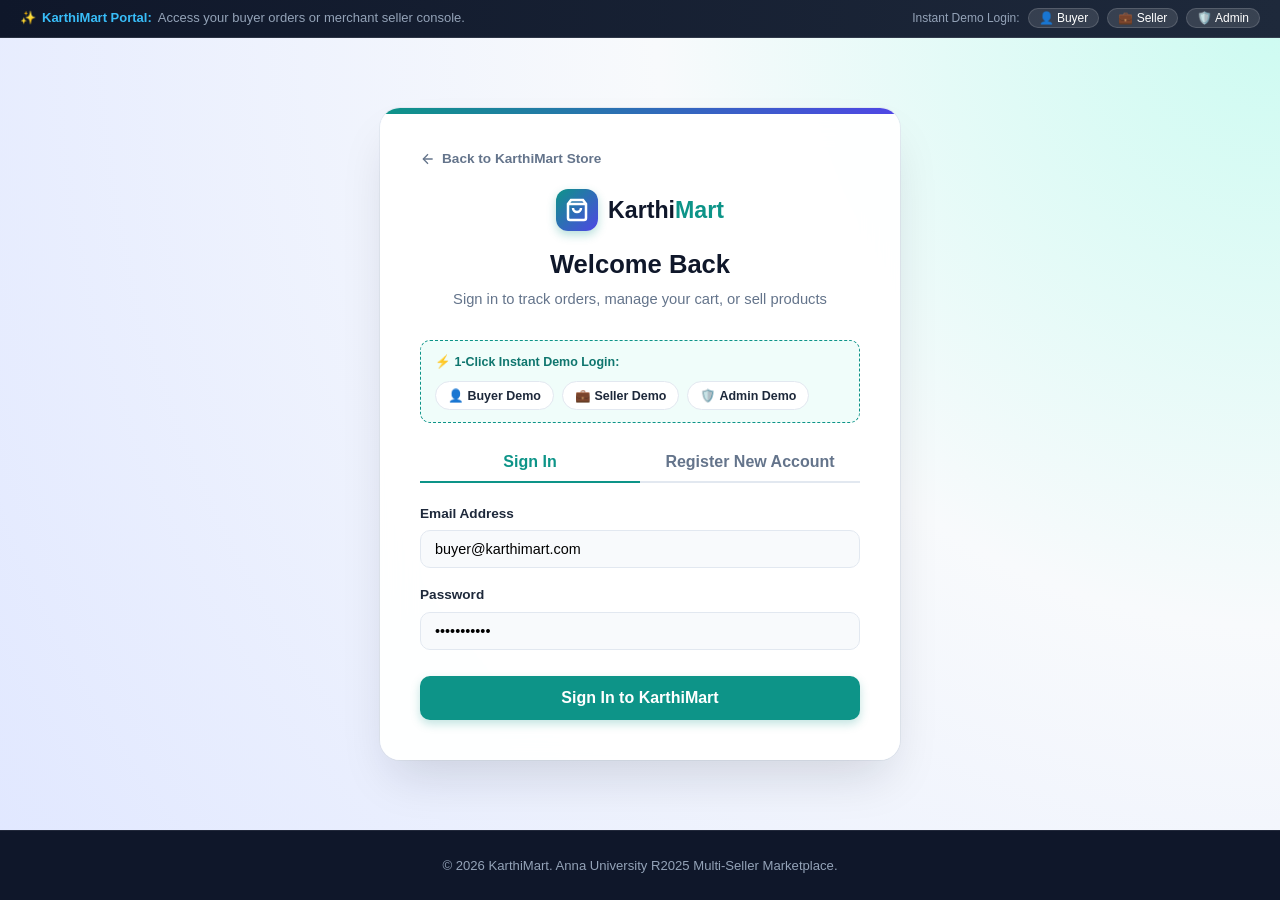
<file: login.html>
<!DOCTYPE html>
<html lang="en">
<head>
  <meta charset="UTF-8" />
  <meta name="viewport" content="width=device-width, initial-scale=1.0" />
  <title>Sign In & Register — KarthiMart</title>
  <meta name="description" content="Sign in or register your buyer or merchant account on KarthiMart." />
  
  <!-- Modern Google Fonts -->
  <link rel="preconnect" href="https://fonts.googleapis.com" />
  <link rel="preconnect" href="https://fonts.gstatic.com" crossorigin />
  <link href="https://fonts.googleapis.com/css2?family=Plus+Jakarta+Sans:wght@400;500;600;700;800&display=swap" rel="stylesheet" />
  
  <link rel="stylesheet" href="css/style.css" />
  <style>
    body {
      min-height: 100vh;
      display: flex;
      flex-direction: column;
      background: radial-gradient(circle at top right, #ccfbf1 0%, #f8fafc 40%, #e0e7ff 100%);
    }

    .login-page-container {
      flex: 1;
      display: flex;
      align-items: center;
      justify-content: center;
      padding: 40px 20px;
    }

    .login-card-wrapper {
      width: 100%;
      max-width: 520px;
      background: rgba(255, 255, 255, 0.95);
      backdrop-filter: blur(16px);
      -webkit-backdrop-filter: blur(16px);
      border-radius: 20px;
      box-shadow: 0 25px 50px -12px rgba(15, 23, 42, 0.15), 0 0 0 1px rgba(226, 232, 240, 0.8);
      padding: 40px;
      position: relative;
      overflow: hidden;
    }

    .login-card-wrapper::before {
      content: "";
      position: absolute;
      top: 0;
      left: 0;
      right: 0;
      height: 6px;
      background: linear-gradient(90deg, var(--primary) 0%, var(--secondary) 100%);
    }

    .login-header {
      text-align: center;
      margin-bottom: 28px;
    }

    .login-brand-logo {
      display: inline-flex;
      align-items: center;
      gap: 10px;
      margin-bottom: 16px;
      text-decoration: none;
    }

    .login-title {
      font-size: 1.6rem;
      font-weight: 800;
      color: var(--dark);
      letter-spacing: normal;
      line-height: 1.35;
    }

    .login-subtitle {
      color: var(--text-muted);
      font-size: 0.92rem;
      margin-top: 6px;
    }

    .back-home-link {
      display: inline-flex;
      align-items: center;
      gap: 6px;
      font-size: 0.85rem;
      color: var(--text-muted);
      font-weight: 600;
      margin-bottom: 20px;
      transition: var(--transition);
    }

    .back-home-link:hover {
      color: var(--primary);
    }
  </style>
</head>
<body>

  <!-- Top Announcement Bar -->
  <div class="announcement-bar">
    <div class="container">
      <div class="announcement-pills">
        <span class="announcement-pill">
          ✨ <strong>KarthiMart Portal:</strong> Access your buyer orders or merchant seller console.
        </span>
      </div>
      <div class="demo-role-quick-nav">
        <span>Instant Demo Login:</span>
        <button class="demo-link-btn" onclick="quickLogin('BUYER')">👤 Buyer</button>
        <button class="demo-link-btn" onclick="quickLogin('SELLER')">💼 Seller</button>
        <button class="demo-link-btn" onclick="quickLogin('ADMIN')">🛡️ Admin</button>
      </div>
    </div>
  </div>

  <div class="login-page-container">
    <div class="login-card-wrapper">
      <a href="index.html" class="back-home-link">
        <svg viewBox="0 0 24 24" fill="none" stroke="currentColor" stroke-width="2" style="width: 16px; height: 16px;">
          <line x1="19" y1="12" x2="5" y2="12"></line>
          <polyline points="12 19 5 12 12 5"></polyline>
        </svg>
        Back to KarthiMart Store
      </a>

      <div class="login-header">
        <a href="index.html" class="login-brand-logo">
          <div class="brand-icon-box">
            <svg viewBox="0 0 24 24" fill="none" stroke="currentColor" stroke-width="2.5">
              <path d="M6 2L3 6v14a2 2 0 0 0 2 2h14a2 2 0 0 0 2-2V6l-3-4z"></path>
              <line x1="3" y1="6" x2="21" y2="6"></line>
              <path d="M16 10a4 4 0 0 1-8 0"></path>
            </svg>
          </div>
          <h1 class="brand-title">Karthi<span>Mart</span></h1>
        </a>
        <h2 class="login-title" id="page-title">Welcome Back</h2>
        <p class="login-subtitle" id="page-subtitle">Sign in to track orders, manage your cart, or sell products</p>
      </div>

      <!-- 1-Click Demo Accounts Switcher -->
      <div class="demo-accounts-box">
        <span class="demo-box-label">⚡ 1-Click Instant Demo Login:</span>
        <div class="demo-btn-group">
          <button type="button" class="btn btn-sm btn-outline demo-pill" onclick="quickLogin('BUYER')">
            👤 Buyer Demo
          </button>
          <button type="button" class="btn btn-sm btn-outline demo-pill" onclick="quickLogin('SELLER')">
            💼 Seller Demo
          </button>
          <button type="button" class="btn btn-sm btn-outline demo-pill" onclick="quickLogin('ADMIN')">
            🛡️ Admin Demo
          </button>
        </div>
      </div>

      <!-- Auth Switcher Tabs -->
      <div class="auth-tabs">
        <button class="auth-tab-btn active" id="tab-btn-login" onclick="switchTab('login')">Sign In</button>
        <button class="auth-tab-btn" id="tab-btn-register" onclick="switchTab('register')">Register New Account</button>
      </div>

      <!-- Login Form -->
      <form id="login-page-form" onsubmit="handleLoginPageSubmit(event)">
        <div class="form-group">
          <label>Email Address</label>
          <input type="email" id="login-email-input" required placeholder="buyer@karthimart.com" value="buyer@karthimart.com" />
        </div>
        <div class="form-group">
          <label>Password</label>
          <input type="password" id="login-password-input" required placeholder="••••••••" value="password123" />
        </div>
        <button type="submit" class="btn btn-primary btn-block btn-lg" style="margin-top: 10px;">
          Sign In to KarthiMart
        </button>
      </form>

      <!-- Register Form -->
      <form id="register-page-form" style="display: none;" onsubmit="handleRegisterPageSubmit(event)">
        <div class="form-group">
          <label>Choose Account Role *</label>
          <div class="role-selector-radios">
            <label class="role-radio-label">
              <input type="radio" name="page-reg-role" value="BUYER" checked />
              <span>🛍️ Buyer (Shop & Order)</span>
            </label>
            <label class="role-radio-label">
              <input type="radio" name="page-reg-role" value="SELLER" />
              <span>💼 Seller (List Products)</span>
            </label>
          </div>
        </div>

        <div class="form-group">
          <label>Full Name / Store Name *</label>
          <input type="text" id="reg-name-input" required placeholder="e.g. Arun Kumar or Kumar Retail" />
        </div>

        <div class="form-group">
          <label>Email Address *</label>
          <input type="email" id="reg-email-input" required placeholder="arun@example.com" />
        </div>

        <div class="form-group">
          <label>Phone Number</label>
          <input type="tel" id="reg-phone-input" placeholder="+91 98765 43210" />
        </div>

        <div class="form-group">
          <label>Create Password *</label>
          <input type="password" id="reg-password-input" required minlength="6" placeholder="At least 6 characters" />
        </div>

        <button type="submit" class="btn btn-primary btn-block btn-lg" style="margin-top: 10px;">
          Create KarthiMart Account
        </button>
      </form>

      <!-- Notification Toast Box -->
      <div id="login-toast" style="display: none; margin-top: 16px; padding: 12px; border-radius: 8px; font-size: 0.88rem; text-align: center;"></div>
    </div>
  </div>

  <footer class="main-footer" style="padding: 24px 0;">
    <div class="container text-center" style="font-size: 0.82rem; color: #94a3b8; text-align: center;">
      © 2026 KarthiMart. Anna University R2025 Multi-Seller Marketplace.
    </div>
  </footer>

  <!-- Scripts -->
  <script src="js/products.js"></script>
  <script src="js/store.js"></script>
  <script src="js/auth.js"></script>

  <script>
    function switchTab(mode) {
      const loginForm = document.getElementById('login-page-form');
      const regForm = document.getElementById('register-page-form');
      const loginTab = document.getElementById('tab-btn-login');
      const regTab = document.getElementById('tab-btn-register');
      const pageTitle = document.getElementById('page-title');
      const pageSubtitle = document.getElementById('page-subtitle');

      if (mode === 'login') {
        loginForm.style.display = 'block';
        regForm.style.display = 'none';
        loginTab.classList.add('active');
        regTab.classList.remove('active');
        pageTitle.textContent = "Welcome Back";
        pageSubtitle.textContent = "Sign in to track orders, manage your cart, or sell products";
      } else {
        loginForm.style.display = 'none';
        regForm.style.display = 'block';
        loginTab.classList.remove('active');
        regTab.classList.add('active');
        pageTitle.textContent = "Create an Account";
        pageSubtitle.textContent = "Join KarthiMart as a buyer or independent seller";
      }
    }

    function showNotice(msg, isError = false) {
      const toast = document.getElementById('login-toast');
      toast.style.display = 'block';
      toast.style.background = isError ? '#fee2e2' : '#dcfce7';
      toast.style.color = isError ? '#991b1b' : '#166534';
      toast.style.border = `1px solid ${isError ? '#fca5a5' : '#86efac'}`;
      toast.textContent = msg;
    }

    function quickLogin(role) {
      auth.switchRole(role);
      showNotice(`Logged in as Demo ${role}! Redirecting to KarthiMart...`);
      setTimeout(() => {
        window.location.href = (role === 'SELLER') ? 'index.html#seller' : ((role === 'ADMIN') ? 'index.html#admin' : 'index.html');
      }, 700);
    }

    function handleLoginPageSubmit(e) {
      e.preventDefault();
      const email = document.getElementById('login-email-input').value.trim();
      const pass = document.getElementById('login-password-input').value;

      const res = auth.login(email, pass);
      if (res.success) {
        showNotice(`Welcome back, ${res.user.name}! Redirecting...`);
        setTimeout(() => {
          if (res.user.role === 'SELLER') {
            window.location.href = 'index.html#seller';
          } else if (res.user.role === 'ADMIN') {
            window.location.href = 'index.html#admin';
          } else {
            window.location.href = 'index.html';
          }
        }, 800);
      } else {
        showNotice(res.message, true);
      }
    }

    function handleRegisterPageSubmit(e) {
      e.preventDefault();
      const roleRadio = document.querySelector('input[name="page-reg-role"]:checked');
      const role = roleRadio ? roleRadio.value : 'BUYER';
      const name = document.getElementById('reg-name-input').value;
      const email = document.getElementById('reg-email-input').value;
      const phone = document.getElementById('reg-phone-input').value;
      const password = document.getElementById('reg-password-input').value;

      const res = auth.register({ name, email, phone, password, role });
      if (res.success) {
        showNotice(`Account registered successfully as ${role}! Redirecting...`);
        setTimeout(() => {
          if (role === 'SELLER') {
            window.location.href = 'index.html#seller';
          } else {
            window.location.href = 'index.html';
          }
        }, 900);
      } else {
        showNotice(res.message, true);
      }
    }
  </script>
</body>
</html>
</file>
<file: css/style.css>
/* ==========================================================================
   KarthiMart - Master Stylesheet
   Modern, Responsive, Multi-seller Marketplace Theme
   ========================================================================== */

:root {
  --primary: #0d9488;          /* Vibrant Emerald Teal */
  --primary-hover: #0f766e;
  --primary-light: #ccfbf1;
  --primary-subtle: #f0fdfa;
  
  --secondary: #4f46e5;        /* Royal Indigo */
  --secondary-hover: #4338ca;
  --secondary-light: #e0e7ff;
  
  --accent: #f59e0b;           /* Sunset Amber */
  --accent-hover: #d97706;
  --accent-light: #fef3c7;

  --dark: #0f172a;             /* Slate 900 */
  --dark-surface: #1e293b;     /* Slate 800 */
  --text-main: #1e293b;
  --text-muted: #64748b;
  --text-light: #94a3b8;
  
  --bg-main: #f8fafc;          /* Crisp modern off-white */
  --bg-card: #ffffff;
  --border-color: #e2e8f0;
  --border-light: #f1f5f9;
  
  --success: #10b981;
  --warning: #f59e0b;
  --danger: #ef4444;
  --info: #3b82f6;

  --shadow-sm: 0 1px 2px 0 rgba(0, 0, 0, 0.05);
  --shadow-md: 0 4px 6px -1px rgba(0, 0, 0, 0.07), 0 2px 4px -1px rgba(0, 0, 0, 0.04);
  --shadow-lg: 0 10px 15px -3px rgba(0, 0, 0, 0.08), 0 4px 6px -2px rgba(0, 0, 0, 0.03);
  --shadow-xl: 0 20px 25px -5px rgba(0, 0, 0, 0.1), 0 10px 10px -5px rgba(0, 0, 0, 0.04);
  --shadow-hover: 0 20px 30px -10px rgba(13, 148, 136, 0.2);

  --radius-sm: 6px;
  --radius-md: 10px;
  --radius-lg: 16px;
  --radius-full: 9999px;

  --font-family: -apple-system, BlinkMacSystemFont, 'Segoe UI', Roboto, Helvetica, Arial, sans-serif;
  --transition: all 0.22s cubic-bezier(0.4, 0, 0.2, 1);
}

/* Base Reset & Box Sizing */
*, *::before, *::after {
  box-sizing: border-box;
  margin: 0;
  padding: 0;
  letter-spacing: normal;
}

html {
  scroll-behavior: smooth;
  -webkit-font-smoothing: antialiased;
}

body {
  font-family: var(--font-family);
  background-color: var(--bg-main);
  color: var(--text-main);
  line-height: 1.6;
  letter-spacing: normal;
  overflow-x: hidden;
  min-height: 100vh;
  display: flex;
  flex-direction: column;
}

img {
  max-width: 100%;
  height: auto;
  display: block;
}

a {
  color: inherit;
  text-decoration: none;
}

button, input, select, textarea {
  font-family: inherit;
  font-size: inherit;
}

/* Container */
.container {
  width: 100%;
  max-width: 1280px;
  margin: 0 auto;
  padding: 0 20px;
}

/* Announcement Top Bar */
.announcement-bar {
  background: linear-gradient(90deg, #0f172a 0%, #1e293b 100%);
  color: #e2e8f0;
  font-size: 0.8125rem;
  padding: 8px 0;
  border-bottom: 1px solid rgba(255, 255, 255, 0.1);
}

.announcement-bar .container {
  display: flex;
  justify-content: space-between;
  align-items: center;
  flex-wrap: wrap;
  gap: 8px;
}

.announcement-pills {
  display: flex;
  gap: 16px;
  align-items: center;
}

.announcement-pill {
  display: inline-flex;
  align-items: center;
  gap: 6px;
  color: #94a3b8;
}

.announcement-pill strong {
  color: #38bdf8;
}

.demo-role-quick-nav {
  display: flex;
  align-items: center;
  gap: 8px;
}

.demo-role-quick-nav span {
  color: #94a3b8;
  font-size: 0.75rem;
}

.demo-link-btn {
  background: rgba(255, 255, 255, 0.12);
  border: 1px solid rgba(255, 255, 255, 0.15);
  color: #fff;
  border-radius: var(--radius-full);
  padding: 2px 10px;
  font-size: 0.75rem;
  cursor: pointer;
  transition: var(--transition);
}

.demo-link-btn:hover {
  background: var(--primary);
  border-color: var(--primary);
}

/* Main Header */
.main-header {
  position: sticky;
  top: 0;
  z-index: 100;
  background: rgba(255, 255, 255, 0.94);
  backdrop-filter: blur(12px);
  -webkit-backdrop-filter: blur(12px);
  border-bottom: 1px solid var(--border-color);
  box-shadow: var(--shadow-sm);
}

.header-inner {
  display: flex;
  align-items: center;
  justify-content: space-between;
  height: 74px;
  gap: 20px;
}

/* Brand Logo */
.brand-logo {
  display: flex;
  align-items: center;
  gap: 10px;
  cursor: pointer;
  user-select: none;
}

.brand-icon-box {
  width: 42px;
  height: 42px;
  background: linear-gradient(135deg, var(--primary) 0%, var(--secondary) 100%);
  border-radius: 12px;
  display: flex;
  align-items: center;
  justify-content: center;
  color: white;
  box-shadow: 0 4px 10px rgba(13, 148, 136, 0.3);
}

.brand-icon-box svg {
  width: 24px;
  height: 24px;
}

.brand-title {
  font-size: 1.45rem;
  font-weight: 800;
  letter-spacing: normal;
  color: var(--dark);
}

.brand-title span {
  color: var(--primary);
}

/* Search Bar */
.header-search-bar {
  flex: 1;
  max-width: 480px;
  position: relative;
}

.search-input-wrapper {
  position: relative;
  display: flex;
  align-items: center;
}

.search-input-wrapper svg {
  position: absolute;
  left: 14px;
  width: 18px;
  height: 18px;
  color: var(--text-muted);
  pointer-events: none;
}

.header-search-input {
  width: 100%;
  padding: 10px 16px 10px 42px;
  border-radius: var(--radius-full);
  border: 1.5px solid var(--border-color);
  background: #f1f5f9;
  font-size: 0.875rem;
  color: var(--text-main);
  transition: var(--transition);
}

.header-search-input:focus {
  outline: none;
  background: #ffffff;
  border-color: var(--primary);
  box-shadow: 0 0 0 3px rgba(13, 148, 136, 0.15);
}

/* Nav Menu Links */
.main-nav {
  display: flex;
  align-items: center;
  gap: 6px;
}

.nav-link {
  display: inline-flex;
  align-items: center;
  gap: 6px;
  padding: 8px 14px;
  font-size: 0.9rem;
  font-weight: 600;
  color: var(--text-muted);
  border-radius: var(--radius-md);
  transition: var(--transition);
  cursor: pointer;
  background: none;
  border: none;
}

.nav-link:hover, .nav-link.active {
  color: var(--primary);
  background: var(--primary-subtle);
}

/* ==========================================================================
   Top View Switcher Bar
   ========================================================================== */
.top-view-switcher-bar {
  background: #090d16;
  border-bottom: 2px solid var(--primary);
  padding: 10px 0;
  position: relative;
  z-index: 95;
  box-shadow: 0 4px 14px rgba(0, 0, 0, 0.25);
}

.top-switcher-inner {
  display: flex;
  align-items: center;
  justify-content: space-between;
  flex-wrap: wrap;
  gap: 12px;
}

.switcher-tag {
  color: #38bdf8;
  font-size: 0.8rem;
  font-weight: 800;
  letter-spacing: 0.8px;
  text-transform: uppercase;
}

.switcher-buttons {
  display: flex;
  align-items: center;
  flex-wrap: wrap;
  gap: 8px;
}

.switcher-btn {
  display: inline-flex;
  align-items: center;
  gap: 8px;
  padding: 7px 16px;
  border-radius: var(--radius-full);
  font-size: 0.86rem;
  font-weight: 700;
  cursor: pointer;
  background: rgba(255, 255, 255, 0.08);
  border: 1.5px solid rgba(255, 255, 255, 0.18);
  color: #e2e8f0;
  transition: all 0.2s cubic-bezier(0.4, 0, 0.2, 1);
}

.switcher-btn:hover {
  background: rgba(255, 255, 255, 0.18);
  border-color: #38bdf8;
  color: #ffffff;
  transform: translateY(-1px);
}

.switcher-btn.active {
  background: linear-gradient(135deg, #0d9488 0%, #4338ca 100%);
  border-color: #2dd4bf;
  color: #ffffff;
  box-shadow: 0 4px 12px rgba(13, 148, 136, 0.45);
}

.store-auth-strip {
  background: linear-gradient(90deg, #f0fdfa 0%, #eef2ff 100%);
  border: 1.5px solid #99f6e4;
  border-radius: var(--radius-lg);
  padding: 14px 20px;
  margin-bottom: 24px;
  display: flex;
  align-items: center;
  justify-content: space-between;
  flex-wrap: wrap;
  gap: 12px;
  box-shadow: var(--shadow-sm);
}

.store-auth-strip-text {
  font-size: 0.92rem;
  color: #0f172a;
}

.store-auth-strip-btns {
  display: flex;
  align-items: center;
  flex-wrap: wrap;
  gap: 8px;
}

/* Header Action Buttons */
.header-actions {
  display: flex;
  align-items: center;
  gap: 12px;
}

.icon-btn {
  position: relative;
  width: 42px;
  height: 42px;
  border-radius: var(--radius-full);
  border: 1px solid var(--border-color);
  background: white;
  display: flex;
  align-items: center;
  justify-content: center;
  color: var(--text-main);
  cursor: pointer;
  transition: var(--transition);
}

.icon-btn:hover {
  background: var(--primary-subtle);
  border-color: var(--primary);
  color: var(--primary);
  transform: translateY(-1px);
}

.icon-btn svg {
  width: 20px;
  height: 20px;
}

.cart-count-badge {
  position: absolute;
  top: -4px;
  right: -4px;
  background: var(--danger);
  color: white;
  font-size: 0.72rem;
  font-weight: 700;
  width: 20px;
  height: 20px;
  border-radius: 50%;
  display: flex;
  align-items: center;
  justify-content: center;
  border: 2px solid white;
}

/* User Profile Nav Pill */
.user-nav-pill {
  display: flex;
  align-items: center;
  gap: 8px;
  padding: 4px 12px 4px 6px;
  border-radius: var(--radius-full);
  background: #f1f5f9;
  border: 1px solid var(--border-color);
}

.user-avatar-circle {
  width: 30px;
  height: 30px;
  border-radius: 50%;
  background: var(--primary);
  color: white;
  font-size: 0.85rem;
  font-weight: 700;
  display: flex;
  align-items: center;
  justify-content: center;
}

.user-name-text {
  font-size: 0.85rem;
  font-weight: 600;
  max-width: 110px;
  white-space: nowrap;
  overflow: hidden;
  text-overflow: ellipsis;
}

.role-chip {
  font-size: 0.68rem;
  font-weight: 800;
  padding: 2px 7px;
  border-radius: var(--radius-full);
  text-transform: uppercase;
  letter-spacing: 0.04em;
}

.role-buyer { background: #e0f2fe; color: #0369a1; }
.role-seller { background: #fef3c7; color: #b45309; }
.role-admin { background: #fee2e2; color: #b91c1c; }

.logout-link-btn {
  background: none;
  border: none;
  color: var(--text-muted);
  cursor: pointer;
  padding: 4px;
  display: flex;
  align-items: center;
}

.logout-link-btn:hover {
  color: var(--danger);
}

/* Mobile Hamburger */
.mobile-menu-toggle {
  display: none;
  background: none;
  border: none;
  cursor: pointer;
  color: var(--dark);
  padding: 6px;
}

.mobile-menu-toggle svg {
  width: 26px;
  height: 26px;
}

/* Buttons */
.btn {
  display: inline-flex;
  align-items: center;
  justify-content: center;
  gap: 8px;
  padding: 10px 20px;
  font-weight: 600;
  font-size: 0.9rem;
  border-radius: var(--radius-md);
  border: 1px solid transparent;
  cursor: pointer;
  transition: var(--transition);
  text-align: center;
}

.btn-primary {
  background: var(--primary);
  color: white;
  box-shadow: 0 4px 10px rgba(13, 148, 136, 0.25);
}

.btn-primary:hover {
  background: var(--primary-hover);
  box-shadow: 0 6px 14px rgba(13, 148, 136, 0.35);
  transform: translateY(-1px);
}

.btn-secondary {
  background: #f1f5f9;
  color: var(--text-main);
  border-color: var(--border-color);
}

.btn-secondary:hover {
  background: #e2e8f0;
}

.btn-outline {
  background: transparent;
  color: var(--text-main);
  border-color: var(--border-color);
}

.btn-outline:hover {
  border-color: var(--primary);
  color: var(--primary);
  background: var(--primary-subtle);
}

.btn-danger {
  background: var(--danger);
  color: white;
}

.btn-danger:hover {
  background: #dc2626;
}

.btn-sm {
  padding: 6px 12px;
  font-size: 0.8125rem;
}

.btn-lg {
  padding: 12px 26px;
  font-size: 1rem;
}

.btn-block {
  width: 100%;
}

.btn-icon {
  width: 18px;
  height: 18px;
}

/* Badges */
.badge {
  display: inline-flex;
  align-items: center;
  font-size: 0.72rem;
  font-weight: 700;
  padding: 4px 10px;
  border-radius: var(--radius-full);
  text-transform: uppercase;
  letter-spacing: 0.03em;
}

.badge-accent { background: var(--secondary-light); color: var(--secondary); }
.badge-success { background: #dcfce7; color: #15803d; }
.badge-danger { background: #fee2e2; color: #b91c1c; }
.badge-neutral { background: #f1f5f9; color: #475569; }

/* Hero Banner */
.hero-section {
  padding: 40px 0 20px;
}

.hero-banner-card {
  background: linear-gradient(135deg, #042f2e 0%, #0f766e 55%, #134e4a 100%);
  border-radius: var(--radius-lg);
  padding: 60px 50px;
  color: white;
  display: grid;
  grid-template-columns: 1.2fr 0.8fr;
  align-items: center;
  gap: 40px;
  position: relative;
  overflow: hidden;
  box-shadow: var(--shadow-xl);
}

.hero-banner-card::before {
  content: "";
  position: absolute;
  top: -80px;
  right: -80px;
  width: 320px;
  height: 320px;
  background: radial-gradient(circle, rgba(45, 212, 191, 0.25) 0%, transparent 70%);
  border-radius: 50%;
}

.hero-chip {
  display: inline-flex;
  align-items: center;
  gap: 8px;
  background: rgba(255, 255, 255, 0.15);
  border: 1px solid rgba(255, 255, 255, 0.2);
  padding: 6px 14px;
  border-radius: var(--radius-full);
  font-size: 0.85rem;
  font-weight: 600;
  margin-bottom: 20px;
}

.hero-heading {
  font-size: 2.5rem;
  font-weight: 800;
  line-height: 1.3;
  letter-spacing: normal;
  margin-bottom: 18px;
}

.hero-heading span {
  color: #5eead4;
}

.hero-text {
  font-size: 1.1rem;
  color: #ccfbf1;
  margin-bottom: 28px;
  max-width: 500px;
  line-height: 1.6;
}

.hero-cta-group {
  display: flex;
  gap: 14px;
  flex-wrap: wrap;
}

.hero-visual-box {
  position: relative;
  display: flex;
  justify-content: center;
}

.hero-image {
  border-radius: 18px;
  box-shadow: 0 20px 40px rgba(0, 0, 0, 0.35);
  border: 3px solid rgba(255, 255, 255, 0.18);
  max-height: 340px;
  object-fit: cover;
  transition: transform 0.4s ease;
}

.hero-image:hover {
  transform: scale(1.02);
}

.hero-floating-stat {
  position: absolute;
  bottom: -15px;
  left: 20px;
  background: rgba(255, 255, 255, 0.95);
  backdrop-filter: blur(8px);
  color: var(--dark);
  padding: 12px 20px;
  border-radius: 14px;
  box-shadow: var(--shadow-lg);
  display: flex;
  align-items: center;
  gap: 12px;
}

.hero-floating-stat strong {
  font-size: 1.15rem;
  color: var(--primary);
  display: block;
}

.hero-floating-stat span {
  font-size: 0.75rem;
  color: var(--text-muted);
}

/* Category Quick Explorer */
.categories-bar-section {
  padding: 24px 0 10px;
}

.category-chips-list {
  display: flex;
  gap: 10px;
  overflow-x: auto;
  padding-bottom: 8px;
  scrollbar-width: thin;
}

.cat-chip-btn {
  display: inline-flex;
  align-items: center;
  gap: 8px;
  padding: 10px 18px;
  border-radius: var(--radius-full);
  background: white;
  border: 1.5px solid var(--border-color);
  font-size: 0.88rem;
  font-weight: 600;
  color: var(--text-main);
  cursor: pointer;
  white-space: nowrap;
  transition: var(--transition);
}

.cat-chip-btn:hover {
  border-color: var(--primary);
  color: var(--primary);
  background: var(--primary-subtle);
  transform: translateY(-1px);
}

.cat-chip-btn.active {
  background: var(--primary);
  border-color: var(--primary);
  color: white;
  box-shadow: 0 4px 10px rgba(13, 148, 136, 0.25);
}

/* Section Header */
.section-header-row {
  display: flex;
  justify-content: space-between;
  align-items: flex-end;
  margin-bottom: 24px;
}

.section-title {
  font-size: 1.65rem;
  font-weight: 800;
  letter-spacing: normal;
  line-height: 1.35;
  color: var(--dark);
}

.section-subtitle {
  color: var(--text-muted);
  font-size: 0.92rem;
  margin-top: 4px;
  line-height: 1.5;
  letter-spacing: normal;
}

/* Product Cards Grid */
.products-grid {
  display: grid;
  grid-template-columns: repeat(auto-fill, minmax(260px, 1fr));
  gap: 24px;
}

.product-card {
  background: var(--bg-card);
  border-radius: var(--radius-lg);
  border: 1px solid var(--border-color);
  overflow: hidden;
  display: flex;
  flex-direction: column;
  transition: var(--transition);
  position: relative;
}

.product-card:hover {
  transform: translateY(-5px);
  box-shadow: var(--shadow-hover);
  border-color: #99f6e4;
}

.product-thumb-wrap {
  position: relative;
  width: 100%;
  height: 200px;
  background: #0f172a;
  overflow: hidden;
  cursor: pointer;
  display: flex;
  align-items: center;
  justify-content: center;
}

.product-thumb {
  width: 100%;
  height: 100%;
  object-fit: cover;
  transition: transform 0.4s ease;
  display: block;
}

.product-card:hover .product-thumb {
  transform: scale(1.05);
}

.product-badge {
  position: absolute;
  top: 12px;
  left: 12px;
  z-index: 2;
  font-size: 0.7rem;
  font-weight: 800;
  padding: 4px 10px;
  border-radius: var(--radius-full);
  text-transform: uppercase;
  letter-spacing: 0.04em;
}

.badge-bestseller { background: #fef08a; color: #854d0e; }
.badge-trending { background: #fed7aa; color: #9a3412; }
.badge-hot-deal { background: #fecdd3; color: #9f1239; }
.badge-top-rated { background: #e0e7ff; color: #3730a3; }
.badge-new { background: #dcfce7; color: #166534; }
.badge-eco { background: #ccfbf1; color: #115e59; }

.discount-tag {
  position: absolute;
  top: 12px;
  right: 48px;
  z-index: 2;
  background: #ef4444;
  color: white;
  font-size: 0.68rem;
  font-weight: 800;
  padding: 3px 8px;
  border-radius: var(--radius-sm);
}

.wishlist-btn {
  position: absolute;
  top: 10px;
  right: 10px;
  z-index: 3;
  width: 32px;
  height: 32px;
  border-radius: 50%;
  background: rgba(255, 255, 255, 0.9);
  border: none;
  cursor: pointer;
  display: flex;
  align-items: center;
  justify-content: center;
  transition: var(--transition);
  color: var(--text-muted);
}

.wishlist-btn:hover {
  background: white;
  transform: scale(1.1);
  color: var(--danger);
}

.wishlist-btn svg {
  width: 17px;
  height: 17px;
}

.quick-view-btn {
  position: absolute;
  bottom: -40px;
  left: 50%;
  transform: translateX(-50%);
  background: rgba(15, 23, 42, 0.85);
  color: white;
  border: none;
  border-radius: var(--radius-full);
  padding: 6px 16px;
  font-size: 0.75rem;
  font-weight: 600;
  cursor: pointer;
  transition: var(--transition);
  opacity: 0;
  z-index: 2;
  white-space: nowrap;
}

.product-card:hover .quick-view-btn {
  bottom: 12px;
  opacity: 1;
}

.product-card-body {
  padding: 16px;
  display: flex;
  flex-direction: column;
  flex: 1;
}

.product-category-row {
  display: flex;
  justify-content: space-between;
  align-items: center;
  font-size: 0.75rem;
  margin-bottom: 6px;
}

.product-cat-name {
  color: var(--primary);
  font-weight: 600;
  text-transform: uppercase;
  letter-spacing: 0.04em;
}

.product-stock-tag {
  color: var(--success);
  font-weight: 600;
}

.product-stock-tag.low {
  color: var(--warning);
}

.product-title {
  font-size: 0.96rem;
  font-weight: 700;
  color: var(--dark);
  margin-bottom: 8px;
  line-height: 1.45;
  letter-spacing: normal;
  cursor: pointer;
  display: -webkit-box;
  -webkit-line-clamp: 2;
  -webkit-box-orient: vertical;
  overflow: hidden;
  min-height: 2.9em;
  word-break: break-word;
  transition: color 0.15s ease;
}

.product-title:hover {
  color: var(--primary);
}

.product-rating-row {
  display: flex;
  align-items: center;
  gap: 6px;
  margin-bottom: 12px;
  font-size: 0.8125rem;
}

.star-rating {
  color: #eab308;
  font-weight: 700;
}

.rating-count {
  color: var(--text-muted);
}

.product-price-row {
  margin-top: auto;
  display: flex;
  align-items: center;
  justify-content: space-between;
  padding-top: 10px;
  border-top: 1px solid var(--border-light);
}

.price-wrap {
  display: flex;
  flex-direction: column;
}

.current-price {
  font-size: 1.15rem;
  font-weight: 800;
  color: var(--dark);
}

.original-price {
  font-size: 0.78rem;
  color: var(--text-muted);
  text-decoration: line-through;
}

.add-to-cart-btn {
  display: inline-flex;
  align-items: center;
  gap: 6px;
  padding: 8px 14px;
  border-radius: var(--radius-md);
  background: var(--primary-subtle);
  border: 1px solid #99f6e4;
  color: var(--primary-hover);
  font-size: 0.82rem;
  font-weight: 700;
  cursor: pointer;
  transition: var(--transition);
}

.add-to-cart-btn:hover {
  background: var(--primary);
  border-color: var(--primary);
  color: white;
  transform: translateY(-1px);
}

.add-to-cart-btn.added {
  background: var(--success);
  border-color: var(--success);
  color: white;
}

.add-to-cart-btn.disabled {
  background: #f1f5f9;
  border-color: var(--border-color);
  color: var(--text-light);
  cursor: not-allowed;
}

.add-to-cart-btn svg {
  width: 15px;
  height: 15px;
}

/* Features / Benefits Ribbon */
.features-ribbon {
  margin: 50px 0 20px;
  padding: 30px;
  background: white;
  border-radius: var(--radius-lg);
  border: 1px solid var(--border-color);
  display: grid;
  grid-template-columns: repeat(auto-fit, minmax(220px, 1fr));
  gap: 24px;
  box-shadow: var(--shadow-sm);
}

.feature-item {
  display: flex;
  align-items: center;
  gap: 16px;
}

.feature-icon-circle {
  width: 48px;
  height: 48px;
  border-radius: 14px;
  background: var(--primary-light);
  color: var(--primary-hover);
  display: flex;
  align-items: center;
  justify-content: center;
  flex-shrink: 0;
}

.feature-icon-circle svg {
  width: 24px;
  height: 24px;
}

.feature-item h4 {
  font-size: 0.95rem;
  font-weight: 700;
  color: var(--dark);
}

.feature-item p {
  font-size: 0.8rem;
  color: var(--text-muted);
}

/* Shop Layout with Sidebar */
.shop-layout {
  display: grid;
  grid-template-columns: 260px 1fr;
  gap: 30px;
  padding: 30px 0 60px;
}

.shop-sidebar {
  background: white;
  border-radius: var(--radius-lg);
  border: 1px solid var(--border-color);
  padding: 24px;
  height: fit-content;
  position: sticky;
  top: 94px;
}

.sidebar-title {
  font-size: 1.1rem;
  font-weight: 800;
  margin-bottom: 20px;
  color: var(--dark);
  padding-bottom: 12px;
  border-bottom: 1px solid var(--border-color);
}

.filter-group {
  margin-bottom: 24px;
}

.filter-label {
  font-size: 0.85rem;
  font-weight: 700;
  text-transform: uppercase;
  letter-spacing: 0.04em;
  color: var(--text-muted);
  margin-bottom: 12px;
  display: block;
}

.range-slider {
  width: 100%;
  accent-color: var(--primary);
  margin-bottom: 8px;
}

.price-range-labels {
  display: flex;
  justify-content: space-between;
  font-size: 0.85rem;
  font-weight: 600;
}

.checkbox-label {
  display: flex;
  align-items: center;
  gap: 10px;
  font-size: 0.9rem;
  cursor: pointer;
  user-select: none;
}

.shop-toolbar {
  display: flex;
  justify-content: space-between;
  align-items: center;
  margin-bottom: 24px;
  background: white;
  padding: 14px 20px;
  border-radius: var(--radius-md);
  border: 1px solid var(--border-color);
  flex-wrap: wrap;
  gap: 14px;
}

.shop-sort-select {
  padding: 8px 14px;
  border-radius: var(--radius-md);
  border: 1px solid var(--border-color);
  background: #f8fafc;
  font-size: 0.88rem;
  cursor: pointer;
}

/* Modals & Overlays */
.modal-overlay {
  position: fixed;
  inset: 0;
  background: rgba(15, 23, 42, 0.65);
  backdrop-filter: blur(4px);
  -webkit-backdrop-filter: blur(4px);
  z-index: 1000;
  display: flex;
  align-items: center;
  justify-content: center;
  padding: 20px;
  animation: fadeIn 0.2s ease;
}

@keyframes fadeIn {
  from { opacity: 0; }
  to { opacity: 1; }
}

.modal-card {
  background: white;
  border-radius: var(--radius-lg);
  max-width: 520px;
  width: 100%;
  max-height: 90vh;
  overflow-y: auto;
  box-shadow: var(--shadow-xl);
  padding: 30px;
  position: relative;
  animation: slideUp 0.25s ease;
}

@keyframes slideUp {
  from { transform: translateY(20px); opacity: 0; }
  to { transform: translateY(0); opacity: 1; }
}

.modal-lg { max-width: 780px; }
.modal-xl { max-width: 980px; }

.modal-header {
  display: flex;
  justify-content: space-between;
  align-items: flex-start;
  margin-bottom: 20px;
}

.modal-subtitle {
  color: var(--text-muted);
  font-size: 0.88rem;
  margin-top: 4px;
}

.modal-close {
  background: none;
  border: none;
  font-size: 1.8rem;
  line-height: 1;
  color: var(--text-muted);
  cursor: pointer;
  padding: 4px;
  border-radius: var(--radius-sm);
  transition: var(--transition);
}

.modal-close:hover {
  color: var(--danger);
  transform: scale(1.1);
}

.modal-footer {
  display: flex;
  justify-content: flex-end;
  gap: 12px;
  margin-top: 24px;
  padding-top: 16px;
  border-top: 1px solid var(--border-color);
}

.justify-center { justify-content: center; }

/* Forms */
.form-grid {
  display: grid;
  grid-template-columns: 1fr 1fr;
  gap: 16px;
}

.full-width { grid-column: 1 / -1; }

.form-group {
  margin-bottom: 16px;
  display: flex;
  flex-direction: column;
  gap: 6px;
}

.form-group label {
  font-size: 0.85rem;
  font-weight: 700;
  color: var(--text-main);
}

.form-group input, 
.form-group select, 
.form-group textarea {
  width: 100%;
  padding: 10px 14px;
  border-radius: var(--radius-md);
  border: 1.5px solid var(--border-color);
  font-size: 0.9rem;
  transition: var(--transition);
  background: #f8fafc;
}

.form-group input:focus, 
.form-group select:focus, 
.form-group textarea:focus {
  outline: none;
  background: white;
  border-color: var(--primary);
  box-shadow: 0 0 0 3px rgba(13, 148, 136, 0.15);
}

.form-hint {
  font-size: 0.75rem;
  color: var(--text-muted);
}

/* Auth Modal Tabs & 1-Click Demo Box */
.demo-accounts-box {
  background: var(--primary-subtle);
  border: 1px dashed var(--primary);
  border-radius: var(--radius-md);
  padding: 12px 14px;
  margin-bottom: 20px;
}

.demo-box-label {
  display: block;
  font-size: 0.78rem;
  font-weight: 700;
  color: var(--primary-hover);
  margin-bottom: 8px;
}

.demo-btn-group {
  display: flex;
  gap: 8px;
  flex-wrap: wrap;
}

.demo-pill {
  background: white;
  font-size: 0.78rem;
  padding: 6px 12px;
  border-radius: var(--radius-full);
}

.demo-pill:hover {
  background: var(--primary);
  color: white;
}

.auth-tabs {
  display: flex;
  border-bottom: 2px solid var(--border-color);
  margin-bottom: 20px;
}

.auth-tab-btn {
  flex: 1;
  padding: 10px;
  background: none;
  border: none;
  font-weight: 700;
  color: var(--text-muted);
  cursor: pointer;
  border-bottom: 2px solid transparent;
  margin-bottom: -2px;
  transition: var(--transition);
}

.auth-tab-btn.active {
  color: var(--primary);
  border-bottom-color: var(--primary);
}

.role-selector-radios {
  display: grid;
  grid-template-columns: 1fr 1fr;
  gap: 12px;
}

.role-radio-label {
  display: flex;
  align-items: center;
  gap: 8px;
  padding: 10px 14px;
  border: 1.5px solid var(--border-color);
  border-radius: var(--radius-md);
  cursor: pointer;
  font-size: 0.85rem;
  font-weight: 600;
  background: #f8fafc;
}

.role-radio-label:has(input:checked) {
  border-color: var(--primary);
  background: var(--primary-subtle);
  color: var(--primary-hover);
}

/* Product Detail Modal */
.product-modal-grid {
  display: grid;
  grid-template-columns: 1fr 1.2fr;
  gap: 36px;
}

.product-modal-main-img-wrap {
  position: relative;
  border-radius: var(--radius-lg);
  overflow: hidden;
  background: #f1f5f9;
}

.product-modal-main-img {
  width: 100%;
  height: 380px;
  object-fit: cover;
}

.product-modal-cat {
  font-size: 0.82rem;
  color: var(--text-muted);
  margin-bottom: 8px;
}

.product-modal-title {
  font-size: 1.55rem;
  font-weight: 800;
  line-height: 1.35;
  letter-spacing: normal;
  margin-bottom: 12px;
  color: var(--dark);
}

.product-modal-rating-box {
  display: flex;
  align-items: center;
  gap: 8px;
  font-size: 0.88rem;
  margin-bottom: 16px;
}

.dot-divider { color: var(--text-light); }

.product-modal-price-box {
  display: flex;
  align-items: baseline;
  gap: 12px;
  margin-bottom: 18px;
  padding-bottom: 16px;
  border-bottom: 1px solid var(--border-color);
}

.modal-current-price {
  font-size: 1.85rem;
  font-weight: 800;
  color: var(--dark);
}

.modal-orig-price {
  font-size: 1.05rem;
  color: var(--text-muted);
  text-decoration: line-through;
}

.discount-pill {
  background: #fee2e2;
  color: #dc2626;
  font-size: 0.8rem;
  font-weight: 800;
  padding: 3px 10px;
  border-radius: var(--radius-full);
}

.product-modal-desc {
  font-size: 0.94rem;
  color: #475569;
  line-height: 1.6;
  margin-bottom: 18px;
}

.product-tags-row {
  display: flex;
  gap: 8px;
  flex-wrap: wrap;
  margin-bottom: 20px;
}

.tag-pill {
  font-size: 0.78rem;
  background: #f1f5f9;
  color: var(--text-muted);
  padding: 3px 10px;
  border-radius: var(--radius-full);
}

.product-modal-actions {
  display: flex;
  align-items: center;
  gap: 12px;
  margin-bottom: 26px;
}

.modal-qty-selector {
  display: flex;
  align-items: center;
  border: 1.5px solid var(--border-color);
  border-radius: var(--radius-md);
  overflow: hidden;
  background: #f8fafc;
}

.qty-btn {
  width: 36px;
  height: 38px;
  background: none;
  border: none;
  font-size: 1.1rem;
  font-weight: 700;
  cursor: pointer;
  color: var(--dark);
  transition: var(--transition);
}

.qty-btn:hover { background: #e2e8f0; }

.modal-qty-selector input {
  width: 44px;
  height: 38px;
  text-align: center;
  border: none;
  background: none;
  font-weight: 700;
}

.active-wished svg {
  fill: #ef4444;
  stroke: #ef4444;
}

.product-modal-reviews-section {
  padding-top: 18px;
  border-top: 1px solid var(--border-color);
}

.product-modal-reviews-section h4 {
  font-size: 1rem;
  margin-bottom: 12px;
}

.modal-reviews-list {
  display: flex;
  flex-direction: column;
  gap: 12px;
  max-height: 200px;
  overflow-y: auto;
}

.review-item {
  background: #f8fafc;
  padding: 10px 14px;
  border-radius: var(--radius-md);
  border: 1px solid var(--border-color);
}

.review-author-row {
  display: flex;
  justify-content: space-between;
  font-size: 0.85rem;
  margin-bottom: 4px;
}

.review-stars { color: #eab308; font-weight: 700; }
.review-comment-text { font-size: 0.88rem; color: #334155; }
.review-date { font-size: 0.75rem; color: var(--text-light); }

/* Cart Drawer */
.cart-drawer-backdrop {
  position: fixed;
  inset: 0;
  background: rgba(15, 23, 42, 0.5);
  backdrop-filter: blur(4px);
  z-index: 1000;
  opacity: 0;
  visibility: hidden;
  transition: var(--transition);
}

.cart-drawer-backdrop.open {
  opacity: 1;
  visibility: visible;
}

.cart-drawer {
  position: fixed;
  top: 0;
  right: 0;
  width: 100%;
  max-width: 440px;
  height: 100vh;
  background: white;
  z-index: 1001;
  box-shadow: -10px 0 25px rgba(0, 0, 0, 0.15);
  display: flex;
  flex-direction: column;
  transform: translateX(100%);
  transition: transform 0.3s cubic-bezier(0.16, 1, 0.3, 1);
}

.cart-drawer.open {
  transform: translateX(0);
}

.cart-drawer-header {
  padding: 20px 24px;
  border-bottom: 1px solid var(--border-color);
  display: flex;
  justify-content: space-between;
  align-items: center;
}

.cart-drawer-body {
  flex: 1;
  overflow-y: auto;
  padding: 20px 24px;
  display: flex;
  flex-direction: column;
  gap: 16px;
}

.cart-item-row {
  display: flex;
  gap: 14px;
  padding-bottom: 16px;
  border-bottom: 1px solid var(--border-light);
}

.cart-item-img {
  width: 72px;
  height: 72px;
  border-radius: var(--radius-md);
  object-fit: cover;
  flex-shrink: 0;
  border: 1px solid var(--border-color);
}

.cart-item-details { flex: 1; }

.cart-item-title-row {
  display: flex;
  justify-content: space-between;
  align-items: flex-start;
  gap: 8px;
}

.cart-item-title {
  font-size: 0.9rem;
  font-weight: 700;
  color: var(--dark);
  line-height: 1.3;
}

.cart-remove-btn {
  background: none;
  border: none;
  font-size: 1.25rem;
  color: var(--text-muted);
  cursor: pointer;
}

.cart-remove-btn:hover { color: var(--danger); }

.cart-item-cat {
  font-size: 0.75rem;
  color: var(--text-muted);
  display: block;
  margin: 2px 0 8px;
}

.cart-item-price-row {
  display: flex;
  justify-content: space-between;
  align-items: center;
}

.cart-item-price {
  font-weight: 800;
  color: var(--dark);
  font-size: 0.95rem;
}

.qty-stepper {
  display: inline-flex;
  align-items: center;
  border: 1px solid var(--border-color);
  border-radius: var(--radius-sm);
  background: #f8fafc;
}

.qty-val {
  padding: 0 10px;
  font-size: 0.85rem;
  font-weight: 700;
}

.cart-drawer-footer {
  padding: 20px 24px;
  background: #f8fafc;
  border-top: 1px solid var(--border-color);
}

.cart-coupon-box {
  display: flex;
  gap: 8px;
  margin-bottom: 12px;
}

.cart-coupon-box input {
  flex: 1;
  padding: 8px 12px;
  border: 1.5px solid var(--border-color);
  border-radius: var(--radius-md);
  font-size: 0.85rem;
  text-transform: uppercase;
}

.coupon-success-text {
  font-size: 0.8rem;
  color: var(--success);
  font-weight: 600;
  margin-bottom: 10px;
}

.cart-breakdown {
  display: flex;
  flex-direction: column;
  gap: 6px;
  margin-bottom: 16px;
  font-size: 0.88rem;
}

.breakdown-row {
  display: flex;
  justify-content: space-between;
  color: var(--text-muted);
}

.breakdown-divider {
  height: 1px;
  background: var(--border-color);
  margin: 6px 0;
}

.total-row {
  font-size: 1.15rem;
  font-weight: 800;
  color: var(--dark);
}

.total-amount { color: var(--primary); }

.checkout-guarantee {
  text-align: center;
  font-size: 0.75rem;
  color: var(--text-muted);
  margin-top: 10px;
}

.cart-empty-state {
  text-align: center;
  padding: 40px 0;
}

.empty-cart-icon svg {
  width: 60px;
  height: 60px;
  color: var(--text-light);
  margin-bottom: 14px;
}

/* Checkout Modal */
.checkout-modal-card { max-width: 860px; }

.checkout-grid {
  display: grid;
  grid-template-columns: 1.1fr 0.9fr;
  gap: 28px;
}

.section-heading {
  font-size: 1.05rem;
  font-weight: 700;
  margin-bottom: 14px;
  padding-bottom: 8px;
  border-bottom: 1px solid var(--border-color);
}

.payment-methods-list {
  display: flex;
  flex-direction: column;
  gap: 10px;
  margin-bottom: 20px;
}

.payment-option {
  display: flex;
  align-items: flex-start;
  gap: 12px;
  padding: 12px 14px;
  border: 1.5px solid var(--border-color);
  border-radius: var(--radius-md);
  cursor: pointer;
  transition: var(--transition);
}

.payment-option:has(input:checked) {
  border-color: var(--primary);
  background: var(--primary-subtle);
}

.payment-title { font-weight: 700; font-size: 0.88rem; display: block; }
.payment-desc { font-size: 0.75rem; color: var(--text-muted); }

.checkout-summary-box {
  background: #f8fafc;
  padding: 14px 18px;
  border-radius: var(--radius-md);
  border: 1px solid var(--border-color);
  margin-bottom: 18px;
  display: flex;
  flex-direction: column;
  gap: 6px;
  font-size: 0.88rem;
}

.summary-line {
  display: flex;
  justify-content: space-between;
}

.total-highlight {
  font-size: 1.1rem;
  font-weight: 800;
  color: var(--dark);
  padding-top: 8px;
  border-top: 1px solid var(--border-color);
}

/* Success Modal */
.success-modal-card { max-width: 480px; }

.success-check-bubble {
  width: 70px;
  height: 70px;
  background: #dcfce7;
  color: #15803d;
  border-radius: 50%;
  display: flex;
  align-items: center;
  justify-content: center;
  margin: 0 auto 18px;
}

.success-check-bubble svg { width: 36px; height: 36px; }

.success-title { font-size: 1.45rem; font-weight: 800; margin-bottom: 8px; }
.success-text { color: var(--text-muted); font-size: 0.95rem; margin-bottom: 20px; }
.success-order-details {
  background: #f8fafc;
  border: 1px solid var(--border-color);
  border-radius: var(--radius-md);
  padding: 14px 18px;
  margin-bottom: 24px;
  text-align: left;
  display: flex;
  flex-direction: column;
  gap: 8px;
  font-size: 0.9rem;
}

/* Orders Page & Timeline */
.orders-header-row {
  display: flex;
  justify-content: space-between;
  align-items: center;
  margin-bottom: 24px;
  padding-top: 20px;
}

.orders-count-pill {
  background: var(--primary-light);
  color: var(--primary-hover);
  padding: 6px 14px;
  border-radius: var(--radius-full);
  font-size: 0.82rem;
  font-weight: 700;
}

.orders-list {
  display: flex;
  flex-direction: column;
  gap: 20px;
  margin-bottom: 60px;
}

.order-card-detailed {
  background: white;
  border: 1px solid var(--border-color);
  border-radius: var(--radius-lg);
  padding: 24px;
  box-shadow: var(--shadow-sm);
}

.order-card-header {
  display: flex;
  justify-content: space-between;
  align-items: center;
  padding-bottom: 16px;
  border-bottom: 1px solid var(--border-color);
  margin-bottom: 20px;
}

.order-id { font-size: 1.1rem; font-weight: 800; display: block; color: var(--dark); }
.order-date { font-size: 0.82rem; color: var(--text-muted); }

.order-status-badge {
  padding: 6px 14px;
  border-radius: var(--radius-full);
  font-size: 0.78rem;
  font-weight: 800;
  text-transform: uppercase;
  letter-spacing: 0.04em;
}

.status-pending { background: #fef3c7; color: #b45309; }
.status-confirmed { background: #e0f2fe; color: #0369a1; }
.status-shipped { background: #e0e7ff; color: #4338ca; }
.status-delivered { background: #dcfce7; color: #15803d; }
.status-cancelled { background: #fee2e2; color: #b91c1c; }

/* Tracking Visual Stepper */
.tracking-stepper {
  display: flex;
  justify-content: space-between;
  position: relative;
  margin: 20px 0 30px;
  padding: 0 20px;
}

.tracking-stepper::before {
  content: "";
  position: absolute;
  top: 14px;
  left: 40px;
  right: 40px;
  height: 3px;
  background: var(--border-color);
  z-index: 1;
}

.step-item {
  position: relative;
  z-index: 2;
  text-align: center;
}

.step-circle {
  width: 30px;
  height: 30px;
  border-radius: 50%;
  background: white;
  border: 3px solid var(--border-color);
  display: flex;
  align-items: center;
  justify-content: center;
  font-size: 0.75rem;
  font-weight: 700;
  margin: 0 auto 6px;
  color: var(--text-muted);
}

.step-label {
  font-size: 0.75rem;
  font-weight: 700;
  color: var(--text-muted);
}

.step-item.completed .step-circle {
  background: var(--primary);
  border-color: var(--primary);
  color: white;
}

.step-item.completed .step-label { color: var(--primary); }

.step-item.current .step-circle {
  border-color: var(--primary);
  box-shadow: 0 0 0 4px rgba(13, 148, 136, 0.2);
  color: var(--primary);
}

.order-cancelled-notice {
  background: #fee2e2;
  color: #b91c1c;
  padding: 10px 16px;
  border-radius: var(--radius-md);
  margin-bottom: 20px;
  font-size: 0.88rem;
  font-weight: 600;
}

.order-card-items {
  display: flex;
  flex-direction: column;
  gap: 14px;
  padding-bottom: 20px;
}

.order-item-row {
  display: flex;
  align-items: center;
  gap: 16px;
}

.order-item-thumb {
  width: 60px;
  height: 60px;
  border-radius: var(--radius-md);
  object-fit: cover;
  border: 1px solid var(--border-color);
}

.order-item-info { flex: 1; }
.order-item-name { font-weight: 700; font-size: 0.95rem; display: block; }
.order-item-qty { font-size: 0.8rem; color: var(--text-muted); display: block; }
.order-item-seller { font-size: 0.75rem; color: var(--primary); }
.order-item-total { font-weight: 800; font-size: 1rem; }

.order-item-actions {
  display: flex;
  flex-direction: column;
  align-items: flex-end;
  gap: 6px;
}

.order-card-footer {
  display: flex;
  justify-content: space-between;
  align-items: center;
  padding-top: 16px;
  border-top: 1px solid var(--border-color);
  flex-wrap: wrap;
  gap: 14px;
}

.order-total-block {
  display: flex;
  align-items: center;
  gap: 12px;
}

.order-grand-total {
  font-size: 1.25rem;
  font-weight: 800;
  color: var(--dark);
}

/* Rating Selector in Modal */
.star-rating-selector {
  display: inline-flex;
  flex-direction: row-reverse;
  font-size: 2rem;
  gap: 4px;
}

.star-rating-selector input { display: none; }
.star-rating-selector label {
  color: #cbd5e1;
  cursor: pointer;
  transition: color 0.15s ease;
}

.star-rating-selector input:checked ~ label,
.star-rating-selector label:hover,
.star-rating-selector label:hover ~ label {
  color: #eab308;
}

/* KPI Metric Cards (Seller & Admin) */
.kpi-grid {
  display: grid;
  grid-template-columns: repeat(auto-fit, minmax(220px, 1fr));
  gap: 20px;
  margin-bottom: 30px;
}

.kpi-card {
  background: white;
  border: 1px solid var(--border-color);
  border-radius: var(--radius-lg);
  padding: 22px;
  display: flex;
  align-items: center;
  gap: 18px;
  box-shadow: var(--shadow-sm);
}

.kpi-icon-wrap {
  width: 52px;
  height: 52px;
  border-radius: 16px;
  display: flex;
  align-items: center;
  justify-content: center;
  flex-shrink: 0;
}

.kpi-icon-wrap svg { width: 26px; height: 26px; }

.kpi-blue { background: #e0f2fe; color: #0284c7; }
.kpi-emerald { background: #ccfbf1; color: #0d9488; }
.kpi-purple { background: #ede9fe; color: #7c3aed; }
.kpi-amber { background: #fef3c7; color: #d97706; }

.kpi-label { font-size: 0.8rem; color: var(--text-muted); font-weight: 600; display: block; }
.kpi-value { font-size: 1.6rem; font-weight: 800; color: var(--dark); display: block; line-height: 1.2; }
.kpi-trend { font-size: 0.75rem; color: var(--text-muted); }
.kpi-trend.positive { color: var(--success); font-weight: 600; }

.dashboard-header-block {
  display: flex;
  justify-content: space-between;
  align-items: flex-end;
  margin-bottom: 24px;
  padding-top: 20px;
  flex-wrap: wrap;
  gap: 16px;
}

.dashboard-title { font-size: 1.85rem; font-weight: 800; }
.dashboard-subtitle { color: var(--text-muted); font-size: 0.92rem; }

.seller-tabs {
  display: flex;
  gap: 12px;
  margin-bottom: 20px;
  border-bottom: 2px solid var(--border-color);
}

.seller-tab-btn {
  background: none;
  border: none;
  font-weight: 700;
  font-size: 0.95rem;
  color: var(--text-muted);
  padding: 10px 18px;
  cursor: pointer;
  border-bottom: 2px solid transparent;
  margin-bottom: -2px;
  transition: var(--transition);
}

.seller-tab-btn.active {
  color: var(--primary);
  border-bottom-color: var(--primary);
}

/* Tables */
.table-responsive {
  width: 100%;
  overflow-x: auto;
  background: white;
  border-radius: var(--radius-lg);
  border: 1px solid var(--border-color);
  box-shadow: var(--shadow-sm);
}

.modern-table {
  width: 100%;
  border-collapse: collapse;
  text-align: left;
  font-size: 0.88rem;
}

.modern-table th {
  background: #f8fafc;
  padding: 14px 18px;
  font-weight: 700;
  color: var(--text-muted);
  border-bottom: 1px solid var(--border-color);
  text-transform: uppercase;
  font-size: 0.75rem;
  letter-spacing: 0.04em;
}

.modern-table td {
  padding: 16px 18px;
  border-bottom: 1px solid var(--border-light);
  vertical-align: middle;
}

.modern-table tr:last-child td { border-bottom: none; }
.modern-table tr:hover td { background: #fafafa; }

.table-item-cell {
  display: flex;
  align-items: center;
  gap: 12px;
}

.table-thumb {
  width: 48px;
  height: 48px;
  border-radius: var(--radius-md);
  object-fit: cover;
}

.table-title { font-weight: 700; color: var(--dark); display: block; }
.table-sub { font-size: 0.75rem; color: var(--text-muted); }

.stock-pill {
  padding: 3px 8px;
  border-radius: var(--radius-full);
  font-size: 0.78rem;
  font-weight: 700;
}

.stock-pill.in-stock { background: #dcfce7; color: #166534; }
.stock-pill.low-stock { background: #fee2e2; color: #991b1b; }

.table-actions {
  display: flex;
  justify-content: flex-end;
  gap: 8px;
}

.btn-icon-action {
  width: 32px;
  height: 32px;
  border-radius: var(--radius-sm);
  border: 1px solid var(--border-color);
  background: white;
  cursor: pointer;
  display: flex;
  align-items: center;
  justify-content: center;
  color: var(--text-muted);
  transition: var(--transition);
}

.btn-icon-action:hover {
  border-color: var(--primary);
  color: var(--primary);
  background: var(--primary-subtle);
}

.btn-icon-action.text-danger:hover {
  border-color: var(--danger);
  color: var(--danger);
  background: #fee2e2;
}

.btn-icon-action svg { width: 16px; height: 16px; }

.status-select {
  padding: 6px 12px;
  border-radius: var(--radius-full);
  font-size: 0.78rem;
  font-weight: 700;
  border: 1px solid var(--border-color);
  cursor: pointer;
}

/* Empty States */
.empty-state-box {
  background: white;
  border: 1px dashed var(--border-color);
  border-radius: var(--radius-lg);
  padding: 60px 20px;
  text-align: center;
  margin: 20px 0;
}

.empty-icon {
  font-size: 3rem;
  margin-bottom: 14px;
}

.empty-state-box h3 {
  font-size: 1.25rem;
  font-weight: 800;
  margin-bottom: 8px;
}

.empty-state-box p {
  color: var(--text-muted);
  font-size: 0.92rem;
  max-width: 440px;
  margin: 0 auto 20px;
}

/* AI Concierge Chatbot Widget */
.ai-widget-container {
  position: fixed;
  bottom: 24px;
  right: 24px;
  z-index: 999;
}

.ai-chat-trigger {
  width: 58px;
  height: 58px;
  border-radius: 50%;
  background: linear-gradient(135deg, #0d9488 0%, #4f46e5 100%);
  color: white;
  border: none;
  cursor: pointer;
  box-shadow: 0 10px 25px rgba(13, 148, 136, 0.4);
  display: flex;
  align-items: center;
  justify-content: center;
  position: relative;
  transition: transform 0.25s cubic-bezier(0.175, 0.885, 0.32, 1.275);
}

.ai-chat-trigger:hover {
  transform: scale(1.08);
}

.ai-icon {
  width: 28px;
  height: 28px;
}

.ai-chat-pulse {
  position: absolute;
  inset: -4px;
  border-radius: 50%;
  border: 2px solid #5eead4;
  animation: pulseRing 2s cubic-bezier(0.215, 0.61, 0.355, 1) infinite;
}

@keyframes pulseRing {
  0% { transform: scale(0.9); opacity: 1; }
  100% { transform: scale(1.3); opacity: 0; }
}

.ai-badge {
  position: absolute;
  top: -2px;
  right: -2px;
  background: var(--accent);
  color: var(--dark);
  font-size: 0.65rem;
  font-weight: 800;
  padding: 1px 5px;
  border-radius: var(--radius-full);
  border: 2px solid white;
}

.ai-chat-panel {
  position: absolute;
  bottom: 74px;
  right: 0;
  width: 380px;
  height: 520px;
  background: white;
  border-radius: var(--radius-lg);
  box-shadow: var(--shadow-xl);
  border: 1px solid var(--border-color);
  display: flex;
  flex-direction: column;
  overflow: hidden;
  animation: slideUp 0.25s ease;
}

.ai-chat-header {
  background: linear-gradient(135deg, #0f172a 0%, #1e293b 100%);
  color: white;
  padding: 16px 20px;
  display: flex;
  justify-content: space-between;
  align-items: center;
}

.ai-header-info {
  display: flex;
  align-items: center;
  gap: 12px;
}

.ai-avatar {
  width: 36px;
  height: 36px;
  background: var(--primary);
  border-radius: 10px;
  display: flex;
  align-items: center;
  justify-content: center;
}

.ai-avatar svg { width: 20px; height: 20px; color: white; }

.ai-title { font-size: 0.95rem; font-weight: 700; }
.ai-status { font-size: 0.72rem; color: #94a3b8; display: flex; align-items: center; gap: 6px; }
.status-dot { width: 7px; height: 7px; background: #10b981; border-radius: 50%; }

.ai-close-btn {
  background: none;
  border: none;
  color: #94a3b8;
  font-size: 1.5rem;
  cursor: pointer;
}

.ai-close-btn:hover { color: white; }

.ai-chat-body {
  flex: 1;
  padding: 16px;
  overflow-y: auto;
  display: flex;
  flex-direction: column;
  gap: 12px;
  background: #f8fafc;
}

.ai-message {
  display: flex;
  flex-direction: column;
  max-width: 85%;
}

.ai-message.bot { align-self: flex-start; }
.ai-message.user { align-self: flex-end; }

.ai-msg-content {
  padding: 10px 14px;
  border-radius: 14px;
  font-size: 0.88rem;
  line-height: 1.45;
}

.ai-message.bot .ai-msg-content {
  background: white;
  color: var(--text-main);
  border: 1px solid var(--border-color);
  border-bottom-left-radius: 4px;
  box-shadow: var(--shadow-sm);
}

.ai-message.user .ai-msg-content {
  background: var(--primary);
  color: white;
  border-bottom-right-radius: 4px;
}

.ai-msg-time {
  font-size: 0.68rem;
  color: var(--text-light);
  margin-top: 3px;
  align-self: flex-end;
}

.ai-quick-pills {
  display: flex;
  flex-wrap: wrap;
  gap: 6px;
  margin-top: 6px;
}

.ai-pill {
  background: white;
  border: 1px solid #cbd5e1;
  border-radius: var(--radius-full);
  padding: 5px 10px;
  font-size: 0.75rem;
  font-weight: 600;
  color: #334155;
  cursor: pointer;
  transition: var(--transition);
}

.ai-pill:hover {
  background: var(--primary-subtle);
  border-color: var(--primary);
  color: var(--primary-hover);
}

.ai-product-cards {
  display: flex;
  flex-direction: column;
  gap: 8px;
  margin-top: 10px;
}

.ai-mini-card {
  display: flex;
  gap: 10px;
  background: #f8fafc;
  border: 1px solid var(--border-color);
  border-radius: var(--radius-md);
  padding: 8px;
}

.ai-card-img {
  width: 48px;
  height: 48px;
  border-radius: 8px;
  object-fit: cover;
}

.ai-card-details {
  flex: 1;
  display: flex;
  flex-direction: column;
}

.ai-card-title {
  font-size: 0.8rem;
  font-weight: 700;
  color: var(--dark);
  line-height: 1.25;
}

.ai-card-meta {
  display: flex;
  justify-content: space-between;
  font-size: 0.75rem;
  margin: 3px 0;
}

.ai-card-price { font-weight: 700; color: var(--primary); }
.ai-card-rating { color: #eab308; }

.ai-product-view {
  background: var(--primary);
  color: white;
  border: none;
  border-radius: var(--radius-sm);
  padding: 3px 8px;
  font-size: 0.7rem;
  font-weight: 600;
  cursor: pointer;
  align-self: flex-start;
}

.typing-dots {
  display: flex;
  gap: 4px;
  padding: 10px 14px;
  background: white;
  border-radius: 14px;
  border: 1px solid var(--border-color);
  width: fit-content;
}

.typing-dots span {
  width: 6px;
  height: 6px;
  background: var(--text-light);
  border-radius: 50%;
  animation: typingBounce 1.2s infinite ease-in-out;
}

.typing-dots span:nth-child(2) { animation-delay: 0.2s; }
.typing-dots span:nth-child(3) { animation-delay: 0.4s; }

@keyframes typingBounce {
  0%, 80%, 100% { transform: scale(0); }
  40% { transform: scale(1); }
}

.ai-chat-form {
  padding: 12px 14px;
  background: white;
  border-top: 1px solid var(--border-color);
  display: flex;
  gap: 8px;
}

.ai-chat-form input {
  flex: 1;
  padding: 8px 12px;
  border: 1.5px solid var(--border-color);
  border-radius: var(--radius-full);
  font-size: 0.85rem;
}

.ai-chat-form input:focus {
  outline: none;
  border-color: var(--primary);
}

.ai-chat-form button {
  width: 36px;
  height: 36px;
  border-radius: 50%;
  background: var(--primary);
  border: none;
  color: white;
  cursor: pointer;
  display: flex;
  align-items: center;
  justify-content: center;
  transition: var(--transition);
}

.ai-chat-form button:hover { background: var(--primary-hover); }
.ai-chat-form button svg { width: 16px; height: 16px; }

/* Toast Notifications */
.toast-container {
  position: fixed;
  top: 24px;
  right: 24px;
  z-index: 2000;
  display: flex;
  flex-direction: column;
  gap: 10px;
  pointer-events: none;
}

.toast {
  pointer-events: auto;
  background: #0f172a;
  color: white;
  padding: 12px 20px;
  border-radius: var(--radius-md);
  box-shadow: var(--shadow-lg);
  font-size: 0.88rem;
  font-weight: 600;
  display: flex;
  align-items: center;
  gap: 10px;
  animation: toastIn 0.3s cubic-bezier(0.16, 1, 0.3, 1);
  transition: opacity 0.3s ease, transform 0.3s ease;
}

@keyframes toastIn {
  from { transform: translateX(50px); opacity: 0; }
  to { transform: translateX(0); opacity: 1; }
}

.toast.fade-out {
  opacity: 0;
  transform: translateY(-10px);
}

.toast-dot {
  width: 8px;
  height: 8px;
  border-radius: 50%;
  background: var(--success);
}

.toast-danger .toast-dot { background: var(--danger); }
.toast-warning .toast-dot { background: var(--warning); }

/* Footer */
.main-footer {
  background: #0f172a;
  color: #94a3b8;
  margin-top: auto;
  padding: 60px 0 30px;
  border-top: 1px solid rgba(255, 255, 255, 0.08);
}

.footer-grid {
  display: grid;
  grid-template-columns: 1.5fr 1fr 1fr 1.2fr;
  gap: 40px;
  margin-bottom: 40px;
}

.footer-brand h3 {
  color: white;
  font-size: 1.35rem;
  font-weight: 800;
  margin-bottom: 12px;
}

.footer-brand h3 span { color: var(--primary); }

.footer-desc {
  font-size: 0.88rem;
  line-height: 1.6;
  margin-bottom: 18px;
  color: #cbd5e1;
}

.footer-col h4 {
  color: white;
  font-size: 0.95rem;
  font-weight: 700;
  margin-bottom: 16px;
}

.footer-links {
  list-style: none;
  display: flex;
  flex-direction: column;
  gap: 10px;
  font-size: 0.88rem;
}

.footer-links a:hover {
  color: #5eead4;
}

.footer-bottom {
  padding-top: 30px;
  border-top: 1px solid rgba(255, 255, 255, 0.08);
  display: flex;
  justify-content: space-between;
  align-items: center;
  flex-wrap: wrap;
  gap: 16px;
  font-size: 0.82rem;
}

/* Mobile Bottom Navigation Bar (App Experience) */
.mobile-bottom-nav {
  display: none;
  position: fixed;
  bottom: 0;
  left: 0;
  right: 0;
  background: white;
  border-top: 1px solid var(--border-color);
  padding: 8px 12px;
  z-index: 990;
  justify-content: space-around;
  box-shadow: 0 -4px 10px rgba(0, 0, 0, 0.05);
}

.bottom-nav-item {
  display: flex;
  flex-direction: column;
  align-items: center;
  gap: 4px;
  background: none;
  border: none;
  color: var(--text-muted);
  font-size: 0.72rem;
  font-weight: 600;
  cursor: pointer;
  position: relative;
}

.bottom-nav-item svg { width: 20px; height: 20px; }
.bottom-nav-item.active { color: var(--primary); }

/* Responsive Media Queries */
@media (max-width: 1024px) {
  .hero-banner-card {
    grid-template-columns: 1fr;
    padding: 40px 30px;
  }
  .hero-visual-box { display: none; }
  .shop-layout {
    grid-template-columns: 1fr;
  }
  .shop-sidebar {
    position: static;
  }
  .footer-grid {
    grid-template-columns: 1fr 1fr;
  }
}

@media (max-width: 768px) {
  .announcement-bar { display: none; }
  .main-nav { display: none; }
  .header-search-bar { display: none; }
  .mobile-menu-toggle { display: block; }
  
  .hero-heading { font-size: 2.1rem; }
  .product-modal-grid { grid-template-columns: 1fr; }
  .checkout-grid { grid-template-columns: 1fr; }
  
  .ai-chat-panel {
    width: calc(100vw - 32px);
    right: -8px;
    height: 480px;
  }

  .mobile-bottom-nav {
    display: flex;
  }

  body {
    padding-bottom: 60px; /* Offset for bottom nav */
  }

  .ai-widget-container {
    bottom: 74px;
  }

  .footer-grid {
    grid-template-columns: 1fr;
  }
}
</file>
